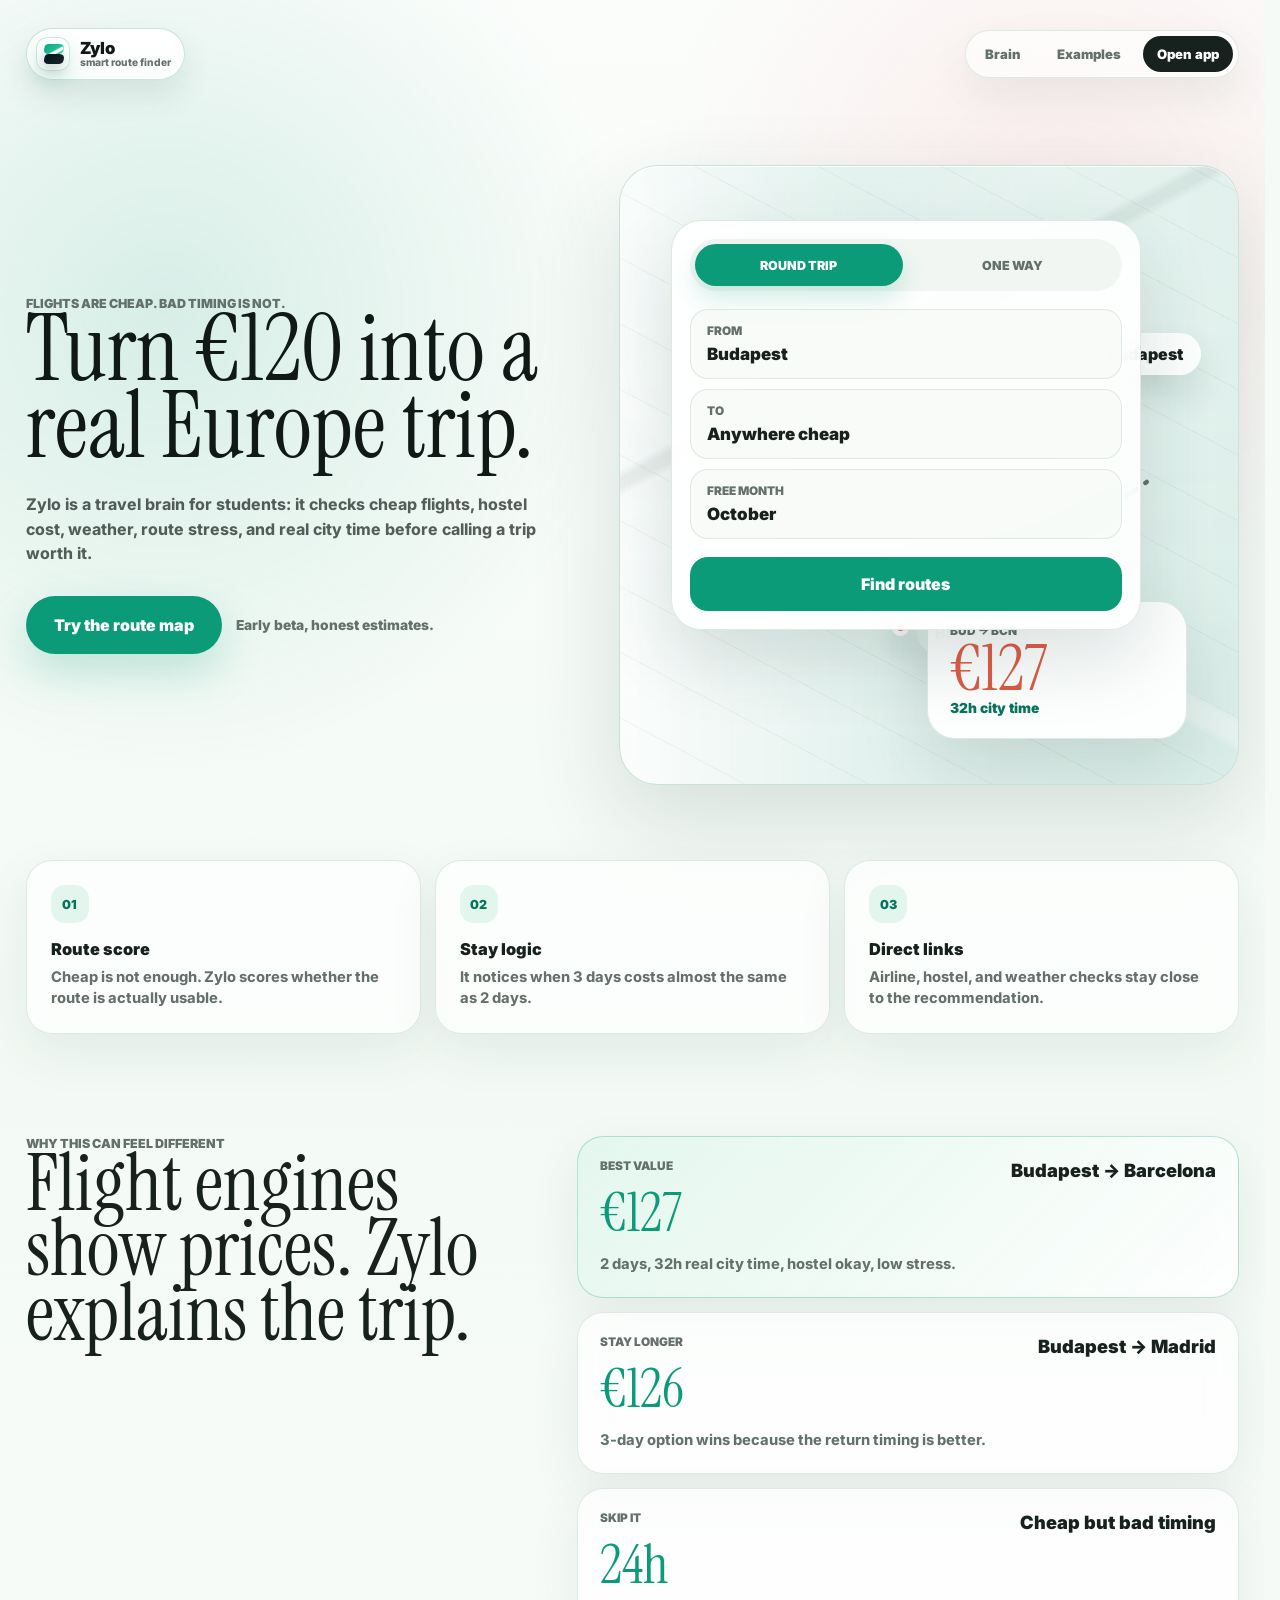
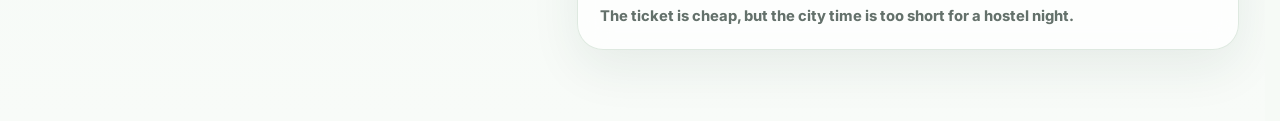
<file: index.html>
<!doctype html>
<html lang="en">
  <head>
    <meta charset="UTF-8" />
    <meta name="viewport" content="width=device-width, initial-scale=1.0" />
    <title>Zylo - cheap trips worth taking</title>
    <link rel="preconnect" href="https://fonts.googleapis.com" />
    <link rel="preconnect" href="https://fonts.gstatic.com" crossorigin />
    <link rel="icon" href="data:," />
    <link
      href="https://fonts.googleapis.com/css2?family=Instrument+Serif:ital@0;1&family=Inter:wght@500;600;700;800;900&display=swap"
      rel="stylesheet"
    />
    <link rel="stylesheet" href="./styles/base.css?v=1" />
    <link rel="stylesheet" href="./styles/landing.css?v=1" />
    <link rel="stylesheet" href="./styles/responsive.css?v=1" />
  </head>
  <body class="landing-body">
    <main class="landing-shell">
      <header class="landing-nav">
        <a class="brand landing-brand" href="./index.html" aria-label="Zylo home">
          <span class="brand-mark" aria-hidden="true"><span></span></span>
          <span>
            <strong>Zylo</strong>
            <small>smart route finder</small>
          </span>
        </a>
        <nav class="landing-links" aria-label="Landing navigation">
          <a href="#brain">Brain</a>
          <a href="#deals">Examples</a>
          <a href="./app.html">Open app</a>
        </nav>
      </header>

      <section class="landing-hero" aria-labelledby="landingTitle">
        <div class="landing-copy">
          <p class="eyebrow">Flights are cheap. Bad timing is not.</p>
          <h1 id="landingTitle">Turn &euro;120 into a real Europe trip.</h1>
          <p>
            Zylo is a travel brain for students: it checks cheap flights, hostel cost, weather, route stress,
            and real city time before calling a trip worth it.
          </p>
          <div class="landing-actions">
            <a class="landing-cta" href="./app.html">Try the route map</a>
            <span>Early beta, honest estimates.</span>
          </div>
        </div>

        <div class="hero-product" aria-label="Zylo trip preview">
          <div class="hero-search">
            <div class="hero-tabs">
              <span>Round trip</span>
              <span>One way</span>
            </div>
            <div class="hero-fields">
              <div>
                <small>From</small>
                <strong>Budapest</strong>
              </div>
              <div>
                <small>To</small>
                <strong>Anywhere cheap</strong>
              </div>
              <div>
                <small>Free month</small>
                <strong>October</strong>
              </div>
            </div>
            <a href="./app.html">Find routes</a>
          </div>

          <div class="hero-map">
            <span class="map-dot map-dot--bud"></span>
            <span class="map-dot map-dot--bcn"></span>
            <svg viewBox="0 0 520 300" aria-hidden="true">
              <path d="M92 205 C190 130, 292 180, 430 76" />
            </svg>
            <div class="city-chip city-chip--bud">Budapest</div>
            <div class="city-chip city-chip--bcn">Barcelona</div>
            <div class="route-fare">
              <small>BUD &rarr; BCN</small>
              <strong>&euro;127</strong>
              <span>32h city time</span>
            </div>
          </div>
        </div>
      </section>

      <section class="landing-strip" id="brain" aria-label="What Zylo checks">
        <article>
          <span>01</span>
          <strong>Route score</strong>
          <p>Cheap is not enough. Zylo scores whether the route is actually usable.</p>
        </article>
        <article>
          <span>02</span>
          <strong>Stay logic</strong>
          <p>It notices when 3 days costs almost the same as 2 days.</p>
        </article>
        <article>
          <span>03</span>
          <strong>Direct links</strong>
          <p>Airline, hostel, and weather checks stay close to the recommendation.</p>
        </article>
      </section>

      <section class="landing-deals" id="deals" aria-label="Example recommendations">
        <div>
          <p class="eyebrow">Why this can feel different</p>
          <h2>Flight engines show prices. Zylo explains the trip.</h2>
        </div>
        <div class="deal-grid">
          <article class="deal-card deal-card--best">
            <small>Best value</small>
            <h3>Budapest &rarr; Barcelona</h3>
            <strong>&euro;127</strong>
            <p>2 days, 32h real city time, hostel okay, low stress.</p>
          </article>
          <article class="deal-card">
            <small>Stay longer</small>
            <h3>Budapest &rarr; Madrid</h3>
            <strong>&euro;126</strong>
            <p>3-day option wins because the return timing is better.</p>
          </article>
          <article class="deal-card">
            <small>Skip it</small>
            <h3>Cheap but bad timing</h3>
            <strong>24h</strong>
            <p>The ticket is cheap, but the city time is too short for a hostel night.</p>
          </article>
        </div>
      </section>
    </main>
  </body>
</html>
</file>
<file: styles/base.css>
:root {
  --paper: #f6faf6;
  --card: #ffffff;
  --ink: #17211d;
  --muted: #64716b;
  --line: #dce8df;
  --soft: #f1f6f2;
  --green: #0c9b79;
  --green-dark: #08745d;
  --green-soft: #e2f6ed;
  --red: #ff6078;
  --gold: #f6b93d;
  --blue: #5277ff;
  --shadow: 0 24px 70px rgba(24, 60, 47, 0.12);
}

* {
  box-sizing: border-box;
}

html {
  width: 100%;
  max-width: 100%;
  overflow-x: hidden;
  background: var(--paper);
  scroll-behavior: smooth;
  scrollbar-gutter: stable;
}

body {
  width: 100%;
  max-width: 100%;
  min-height: 100vh;
  min-height: 100svh;
  margin: 0;
  overflow-x: hidden;
  color: var(--ink);
  background:
    linear-gradient(90deg, rgba(12, 155, 121, 0.1), transparent 18%, transparent 82%, rgba(12, 155, 121, 0.1)),
    linear-gradient(180deg, rgba(255, 255, 255, 0.72), rgba(246, 250, 246, 0)),
    linear-gradient(180deg, #f8fbf8, #f4faf6 58%, #f9fbf8);
  font-family: Inter, ui-sans-serif, system-ui, -apple-system, BlinkMacSystemFont, "Segoe UI", sans-serif;
  letter-spacing: 0;
}

@supports (overflow: clip) {
  html,
  body {
    overflow-x: clip;
  }
}

img,
svg,
canvas,
video {
  max-width: 100%;
}

button,
input,
select {
  font: inherit;
}

button {
  cursor: pointer;
}

.page {
  --page-pad-y: clamp(6px, 0.9vw, 12px);
  --page-pad-y-total: clamp(12px, 1.8vw, 24px);
  --page-pad-x: clamp(6px, 0.8vw, 14px);
  width: 100%;
  max-width: none;
  min-height: 100vh;
  min-height: 100svh;
  margin: 0 auto;
  padding: var(--page-pad-y) var(--page-pad-x);
  overflow-x: hidden;
}

@supports (overflow: clip) {
  .page {
    overflow-x: clip;
  }
}

.brand {
  display: flex;
  align-items: center;
  min-width: 0;
}

.brand {
  width: max-content;
  max-width: 100%;
  gap: 10px;
  padding: 8px 13px 8px 9px;
  border: 1px solid rgba(190, 224, 211, 0.82);
  border-radius: 999px;
  color: var(--ink);
  background:
    linear-gradient(180deg, rgba(255, 255, 255, 0.92), rgba(249, 253, 250, 0.78)),
    rgba(255, 255, 255, 0.82);
  text-decoration: none;
  box-shadow: 0 14px 32px rgba(24, 60, 47, 0.1);
  backdrop-filter: blur(14px);
}

.brand-mark {
  position: relative;
  width: 34px;
  height: 34px;
  flex: 0 0 auto;
  border-radius: 11px;
  background:
    radial-gradient(circle at 24% 78%, rgba(255, 255, 255, 0.9) 0 2px, transparent 3px),
    linear-gradient(145deg, rgba(255, 255, 255, 0.86), rgba(246, 250, 246, 0.34));
  box-shadow:
    inset 0 0 0 1px rgba(196, 230, 217, 0.9),
    0 10px 22px rgba(12, 155, 121, 0.15);
}

.brand-mark::before,
.brand-mark::after,
.brand-mark span {
  content: "";
  position: absolute;
  left: 8px;
  width: 20px;
  height: 10px;
  border-radius: 3px 6px 3px 6px;
  transform: skewX(-18deg) rotate(-1deg);
}

.brand-mark::before {
  top: 7px;
  background: linear-gradient(135deg, #07a985, #32d1a4);
  box-shadow: 0 6px 12px rgba(12, 155, 121, 0.23);
}

.brand-mark::after {
  top: 17px;
  background: linear-gradient(135deg, #07131a, #15242b);
  box-shadow: 0 7px 14px rgba(7, 19, 26, 0.22);
}

.brand-mark span {
  top: 14px;
  left: 9px;
  width: 18px;
  height: 4px;
  border-radius: 999px;
  background: rgba(255, 255, 255, 0.96);
  transform: skewX(-24deg) rotate(-36deg);
  box-shadow: 0 0 0 1px rgba(255, 255, 255, 0.22);
}

.brand span:last-child {
  display: grid;
  min-width: 0;
  gap: 1px;
}

.brand strong {
  color: #101916;
  font-size: 1.04rem;
  font-weight: 900;
  letter-spacing: -0.01em;
  line-height: 0.94;
}

.brand small {
  color: var(--muted);
  font-size: 0.64rem;
  font-weight: 800;
  line-height: 1;
}

.eyebrow {
  margin-bottom: 14px;
}

.intro-copy h1 {
  max-width: 760px;
  margin: 0;
  color: #101916;
  font-family: "Instrument Serif", Georgia, serif;
  font-size: clamp(4.2rem, 10vw, 10.4rem);
  font-weight: 400;
  letter-spacing: 0;
  line-height: 0.78;
}

.intro-copy p:not(.eyebrow) {
  max-width: 600px;
  margin: clamp(24px, 3vw, 34px) 0 0;
  color: rgba(23, 33, 29, 0.72);
  font-size: clamp(1rem, 1.3vw, 1.2rem);
  font-weight: 700;
  line-height: 1.48;
}

.intro-actions {
  display: flex;
  align-items: center;
  flex-wrap: wrap;
  gap: 14px;
  margin-top: 28px;
}

.intro-button {
  display: inline-flex;
  align-items: center;
  justify-content: center;
  min-height: 58px;
  padding: 0 26px;
  border-radius: 999px;
  color: #fff;
  background: #101916;
  text-decoration: none;
  font-weight: 900;
  box-shadow: 0 18px 44px rgba(16, 25, 22, 0.18);
  transition:
    transform 160ms ease,
    box-shadow 160ms ease;
}

.intro-button:hover,
.intro-button:focus-visible {
  transform: translateY(-2px);
  box-shadow: 0 22px 52px rgba(16, 25, 22, 0.22);
}

.intro-actions span {
  color: var(--muted);
  font-size: 0.84rem;
  font-weight: 800;
}

.intro-scene {
  position: absolute;
  z-index: 2;
  right: clamp(32px, 7vw, 130px);
  bottom: clamp(114px, 16vh, 184px);
  width: min(34vw, 430px);
  aspect-ratio: 1.35;
  pointer-events: none;
}

.intro-photo {
  position: absolute;
  overflow: hidden;
  border: 1px solid rgba(255, 255, 255, 0.78);
  border-radius: 28px;
  background-position: center;
  background-size: cover;
  box-shadow: 0 22px 56px rgba(24, 60, 47, 0.16);
}

.intro-photo::after {
  content: "";
  position: absolute;
  inset: 0;
  background: linear-gradient(180deg, rgba(255, 255, 255, 0.1), rgba(12, 155, 121, 0.18));
}

.intro-photo--budapest {
  left: 0;
  bottom: 0;
  width: 72%;
  height: 66%;
  background-image: url("https://images.unsplash.com/photo-1549877452-9c387954fbc2?auto=format&fit=crop&w=900&q=82");
  transform: rotate(-5deg);
}

.intro-photo--barcelona {
  right: 0;
  top: 0;
  width: 64%;
  height: 58%;
  background-image: url("https://images.unsplash.com/photo-1539037116277-4db20889f2d4?auto=format&fit=crop&w=900&q=82");
  transform: rotate(7deg);
}

.intro-ticket {
  position: absolute;
  left: 26%;
  top: 28%;
  display: grid;
  width: min(250px, 62%);
  gap: 4px;
  padding: 18px 20px;
  border: 1px solid rgba(220, 232, 223, 0.9);
  border-radius: 26px;
  background: rgba(255, 255, 255, 0.88);
  box-shadow: 0 22px 58px rgba(24, 60, 47, 0.14);
  backdrop-filter: blur(14px);
}

.intro-ticket small {
  color: var(--muted);
  font-size: 0.76rem;
  font-weight: 900;
}

.intro-ticket strong {
  color: #dc5c45;
  font-family: "Instrument Serif", Georgia, serif;
  font-size: clamp(2.5rem, 4vw, 4rem);
  font-weight: 400;
  line-height: 0.82;
}

.intro-ticket span {
  color: var(--green-dark);
  font-size: 0.8rem;
  font-weight: 900;
}

.intro-sticker {
  position: absolute;
  display: grid;
  place-items: center;
  width: clamp(50px, 5.4vw, 72px);
  aspect-ratio: 1;
  border: 1px solid rgba(220, 232, 223, 0.82);
  border-radius: 22px;
  background: rgba(255, 255, 255, 0.86);
  box-shadow: 0 18px 42px rgba(24, 60, 47, 0.12);
  font-size: clamp(1.4rem, 2.2vw, 2rem);
  animation: float-soft 5.5s ease-in-out infinite;
  backdrop-filter: blur(12px);
}

.intro-sticker--plane {
  left: 5%;
  top: 0;
}

.intro-sticker--bed {
  right: 8%;
  bottom: 2%;
  animation-delay: -1.4s;
}

.intro-sticker--bag {
  right: -4%;
  top: 38%;
  animation-delay: -2.6s;
}

.intro-proof {
  position: relative;
  z-index: 2;
  display: flex;
  align-items: center;
  justify-content: center;
  flex-wrap: wrap;
  gap: 10px;
  padding: 0 clamp(20px, 4vw, 72px) clamp(22px, 3vw, 34px);
}

.intro-proof span {
  display: inline-flex;
  align-items: center;
  min-height: 36px;
  padding: 0 16px;
  border: 1px solid rgba(220, 232, 223, 0.94);
  border-radius: 999px;
  color: var(--muted);
  background: rgba(255, 255, 255, 0.72);
  font-size: 0.82rem;
  font-weight: 900;
  box-shadow: 0 12px 28px rgba(24, 60, 47, 0.06);
  backdrop-filter: blur(12px);
}

.map-home {
  position: relative;
  width: 100%;
  height: calc(100vh - var(--page-pad-y-total));
  height: calc(100svh - var(--page-pad-y-total));
  min-height: 620px;
  min-height: min(620px, calc(100svh - var(--page-pad-y-total)));
  min-width: 0;
  overflow: hidden;
  border: 1px solid rgba(202, 224, 216, 0.86);
  border-radius: clamp(24px, 2.4vw, 36px);
  background:
    linear-gradient(90deg, rgba(251, 255, 252, 0.96), rgba(251, 255, 252, 0.5) 30%, rgba(251, 255, 252, 0.04)),
    #eef8f3;
  box-shadow:
    0 30px 90px rgba(24, 60, 47, 0.13),
    inset 0 1px 0 rgba(255, 255, 255, 0.92);
}

.map-home::before {
  content: "";
  position: absolute;
  inset: 0;
  z-index: 3;
  pointer-events: none;
  border-radius: inherit;
  background:
    linear-gradient(90deg, rgba(12, 155, 121, 0.12), transparent 22%, transparent 78%, rgba(82, 119, 255, 0.08)),
    linear-gradient(180deg, rgba(255, 255, 255, 0.42), transparent 24%, transparent 76%, rgba(12, 155, 121, 0.06));
  mix-blend-mode: soft-light;
}

.topbar {
  position: relative;
  z-index: 5;
  display: flex;
  align-items: center;
  min-width: 0;
  padding: clamp(14px, 1.9vw, 20px) clamp(14px, 2.3vw, 24px);
}

.brand {
  display: flex;
  align-items: center;
  min-width: 0;
}

.brand {
  width: max-content;
  max-width: 100%;
  gap: 10px;
  padding: 8px 13px 8px 9px;
  border: 1px solid rgba(190, 224, 211, 0.82);
  border-radius: 999px;
  color: var(--ink);
  background:
    linear-gradient(180deg, rgba(255, 255, 255, 0.92), rgba(249, 253, 250, 0.78)),
    rgba(255, 255, 255, 0.82);
  text-decoration: none;
  box-shadow: 0 14px 32px rgba(24, 60, 47, 0.1);
  backdrop-filter: blur(14px);
}

.brand-mark {
  position: relative;
  width: 34px;
  height: 34px;
  flex: 0 0 auto;
  border-radius: 11px;
  background:
    radial-gradient(circle at 24% 78%, rgba(255, 255, 255, 0.9) 0 2px, transparent 3px),
    linear-gradient(145deg, rgba(255, 255, 255, 0.86), rgba(246, 250, 246, 0.34));
  box-shadow:
    inset 0 0 0 1px rgba(196, 230, 217, 0.9),
    0 10px 22px rgba(12, 155, 121, 0.15);
}

.brand-mark::before,
.brand-mark::after,
.brand-mark span {
  content: "";
  position: absolute;
  left: 8px;
  width: 20px;
  height: 10px;
  border-radius: 3px 6px 3px 6px;
  transform: skewX(-18deg) rotate(-1deg);
}

.brand-mark::before {
  top: 7px;
  background: linear-gradient(135deg, #07a985, #32d1a4);
  box-shadow: 0 6px 12px rgba(12, 155, 121, 0.23);
}

.brand-mark::after {
  top: 17px;
  background: linear-gradient(135deg, #07131a, #15242b);
  box-shadow: 0 7px 14px rgba(7, 19, 26, 0.22);
}

.brand-mark span {
  top: 14px;
  left: 9px;
  width: 18px;
  height: 4px;
  border-radius: 999px;
  background: rgba(255, 255, 255, 0.96);
  transform: skewX(-24deg) rotate(-36deg);
  box-shadow: 0 0 0 1px rgba(255, 255, 255, 0.22);
}

.brand span:last-child {
  display: grid;
  min-width: 0;
  gap: 1px;
}

.brand strong {
  color: #101916;
  font-size: 1.04rem;
  font-weight: 900;
  letter-spacing: -0.01em;
  line-height: 0.94;
}

.brand small {
  color: var(--muted);
  font-size: 0.64rem;
  font-weight: 800;
  line-height: 1;
}

.map-canvas {
  position: absolute;
  inset: 0;
  z-index: 1;
  overflow: hidden;
  isolation: isolate;
}

.route-map {
  position: absolute;
  inset: 0;
  z-index: 0;
  background: #eaf5f0;
}

.route-map::after {
  content: "";
  position: absolute;
  inset: 0;
  z-index: 350;
  pointer-events: none;
  background:
    linear-gradient(90deg, rgba(247, 253, 250, 0.96), rgba(247, 253, 250, 0.28) 25%, rgba(247, 253, 250, 0.02) 58%),
    linear-gradient(180deg, rgba(255, 255, 255, 0.08), transparent 36%, rgba(12, 155, 121, 0.04));
}

.leaflet-container {
  width: 100%;
  height: 100%;
  background: #eaf5f0;
  font-family: inherit;
}

.leaflet-control-container {
  font-family: inherit;
}

.leaflet-tile-pane {
  filter: saturate(0.78) contrast(0.98) brightness(1.05);
}

.leaflet-marker-icon.city-pin-icon {
  width: auto !important;
  height: auto !important;
  border: 0;
  background: transparent;
  overflow: visible !important;
  pointer-events: none;
}

.leaflet-control-attribution {
  color: rgba(100, 113, 107, 0.72);
  background: rgba(255, 255, 255, 0.55) !important;
  border-radius: 999px 0 0 0;
  font-size: 0.62rem;
}

.leaflet-overlay-pane svg path.route-shadow {
  stroke: rgba(255, 255, 255, 0.96);
  stroke-width: 10;
  stroke-linecap: round;
  stroke-linejoin: round;
}

.leaflet-overlay-pane svg path.route-line {
  stroke: var(--green);
  stroke-width: 4;
  stroke-linecap: round;
  stroke-linejoin: round;
  stroke-dasharray: none;
  filter: drop-shadow(0 5px 10px rgba(12, 155, 121, 0.22));
}

.city-pin {
  --pin-bg: rgba(232, 248, 241, 0.92);
  --pin-border: rgba(196, 225, 214, 0.88);
  --pin-dot: #121a17;
  --pin-shadow: rgba(24, 60, 47, 0.16);
  display: inline-flex;
  align-items: center;
  gap: 9px;
  min-height: 30px;
  padding: 0;
  color: var(--ink);
  filter: drop-shadow(0 14px 24px rgba(24, 60, 47, 0.14));
  font-size: 0.92rem;
  font-weight: 900;
  line-height: 1;
  white-space: nowrap;
}

.city-pin i {
  position: relative;
  z-index: 2;
  width: 15px;
  height: 15px;
  flex: 0 0 auto;
  border-radius: 50%;
  background: var(--pin-dot);
  box-shadow:
    0 0 0 5px rgba(255, 255, 255, 0.82),
    0 8px 18px var(--pin-shadow);
}

.city-pin.to {
  --pin-bg: rgba(255, 235, 239, 0.94);
  --pin-border: rgba(255, 185, 196, 0.86);
  --pin-dot: var(--red);
  --pin-shadow: rgba(255, 96, 120, 0.24);
}

.city-pin.stop {
  --pin-bg: rgba(255, 245, 218, 0.94);
  --pin-border: rgba(239, 196, 106, 0.86);
  --pin-dot: #f3b72b;
  --pin-shadow: rgba(243, 183, 43, 0.24);
}

.city-pin span {
  position: relative;
  z-index: 1;
  display: inline-flex;
  align-items: center;
  gap: 7px;
  min-height: 34px;
  padding: 0 8px 0 11px;
  border: 1px solid var(--pin-border);
  border-radius: 999px;
  background: var(--pin-bg);
  box-shadow: 0 10px 22px rgba(24, 60, 47, 0.08);
  backdrop-filter: blur(10px);
}

.city-pin em {
  display: inline-flex;
  align-items: center;
  min-height: 22px;
  padding: 0 7px;
  border-radius: 999px;
  color: var(--green-dark);
  background: rgba(226, 246, 237, 0.95);
  font-size: 0.66rem;
  font-style: normal;
  font-weight: 950;
}

.city-pin .flag-badge {
  width: 22px;
  height: 16px;
  border-radius: 5px;
}

.city-pin span::before {
  content: "";
  position: absolute;
  top: 50%;
  left: -8px;
  width: 8px;
  height: 2px;
  background: var(--pin-border);
  transform: translateY(-50%);
}

.map-caption {
  display: none;
  position: absolute;
  top: clamp(88px, 9vh, 120px);
  right: 36px;
  bottom: auto;
  z-index: 1150;
  gap: 3px;
  min-width: 150px;
  padding: 14px 16px;
  border: 1px solid rgba(213, 227, 217, 0.86);
  border-radius: 22px;
  background: rgba(255, 255, 255, 0.74);
  box-shadow: 0 18px 40px rgba(24, 60, 47, 0.09);
  backdrop-filter: blur(18px);
}

.map-key {
  position: absolute;
  right: 22px;
  bottom: 18px;
  z-index: 1150;
  display: flex;
  flex-wrap: wrap;
  gap: 8px;
  padding: 7px;
  border: 1px solid rgba(210, 226, 219, 0.86);
  border-radius: 999px;
  background: rgba(255, 255, 255, 0.78);
  box-shadow: 0 18px 42px rgba(24, 60, 47, 0.08);
  backdrop-filter: blur(16px);
}

.map-key span {
  display: inline-flex;
  align-items: center;
  gap: 6px;
  padding: 0 8px;
  color: var(--muted);
  font-size: 0.68rem;
  font-weight: 900;
}

.map-key i {
  width: 9px;
  height: 9px;
  border-radius: 999px;
  background: #121a17;
}

.map-key i.to {
  background: var(--red);
}

.map-key i.stop {
  background: var(--gold);
}

.map-caption p,
.map-caption span {
  margin: 0;
  color: var(--muted);
  font-size: 0.74rem;
  font-weight: 900;
}

.map-caption strong {
  color: var(--green);
  font-family: "Instrument Serif", Georgia, serif;
  font-size: 2.75rem;
  font-weight: 400;
  line-height: 0.9;
}

.city-insight {
  position: static;
  z-index: 1;
  display: grid;
  gap: 8px;
  width: 100%;
  min-width: 0;
  margin-top: 12px;
  padding: 13px;
  border: 1px solid rgba(190, 224, 211, 0.92);
  border-radius: 22px;
  background:
    linear-gradient(180deg, rgba(255, 255, 255, 0.92), rgba(244, 252, 248, 0.86)),
    rgba(255, 255, 255, 0.88);
  box-shadow: 0 16px 34px rgba(24, 60, 47, 0.09);
  backdrop-filter: blur(14px);
}

.city-insight[hidden] {
  display: none;
}

.city-insight .eyebrow {
  margin: 0;
  font-size: 0.68rem;
}

.city-insight h2 {
  display: inline-flex;
  align-items: center;
  gap: 9px;
  margin: 0;
  color: var(--ink);
  font-size: 1rem;
  font-weight: 950;
}

.city-insight p:not(.eyebrow) {
  margin: 0;
  color: rgba(23, 33, 29, 0.74);
  font-size: 0.78rem;
  font-weight: 750;
  line-height: 1.42;
}

.city-insight .insight-fact {
  padding: 8px 10px;
  border: 1px solid rgba(190, 224, 211, 0.72);
  border-radius: 14px;
  color: var(--green-dark);
  background: rgba(232, 248, 241, 0.7);
  font-size: 0.74rem;
  font-weight: 900;
}

.insight-tags {
  display: flex;
  flex-wrap: wrap;
  gap: 7px;
}

.insight-tags span {
  display: inline-flex;
  align-items: center;
  min-height: 28px;
  padding: 0 10px;
  border-radius: 999px;
  color: var(--green-dark);
  background: var(--green-soft);
  font-size: 0.68rem;
  font-weight: 950;
}

.search-card {
  --search-card-top: clamp(18px, 3.4vh, 34px);
  --search-card-left: clamp(18px, 2.4vw, 42px);
  position: absolute;
  top: var(--search-card-top);
  left: var(--search-card-left);
  z-index: 1300;
  width: min(400px, calc(100% - clamp(36px, 8vw, 92px)));
  max-width: 100%;
  max-height: calc(100% - var(--search-card-top) - clamp(16px, 3vh, 28px));
  margin: 0;
  padding: clamp(18px, 2vw, 24px);
  overflow-x: hidden;
  overflow-y: auto;
  overscroll-behavior: contain;
  border: 1px solid rgba(212, 229, 222, 0.9);
  border-radius: 30px;
  background:
    linear-gradient(180deg, rgba(255, 255, 255, 0.93), rgba(248, 252, 249, 0.88)),
    rgba(255, 255, 255, 0.9);
  box-shadow:
    0 30px 80px rgba(24, 60, 47, 0.13),
    inset 0 1px 0 rgba(255, 255, 255, 0.92);
  backdrop-filter: blur(20px);
  scrollbar-color: rgba(12, 155, 121, 0.34) transparent;
  scrollbar-width: thin;
}

.planner-copy {
  display: grid;
  gap: 5px;
  margin: 0 0 18px;
}

.planner-copy h1 {
  margin: 0;
  max-width: 320px;
  color: var(--ink);
  font-size: 1.36rem;
  font-weight: 950;
  letter-spacing: -0.02em;
  line-height: 1.05;
}

.planner-copy p:not(.eyebrow) {
  margin: 0;
  color: var(--muted);
  font-size: 0.82rem;
  font-weight: 750;
  line-height: 1.4;
}

.search-card::-webkit-scrollbar {
  width: 8px;
}

.search-card::-webkit-scrollbar-track {
  background: transparent;
}

.search-card::-webkit-scrollbar-thumb {
  border: 2px solid rgba(255, 255, 255, 0.72);
  border-radius: 999px;
  background: rgba(12, 155, 121, 0.34);
}

.trip-toggle {
  --toggle-pad: 6px;
  position: relative;
  display: grid;
  grid-template-columns: 1fr 1fr;
  gap: 0;
  padding: var(--toggle-pad);
  margin-bottom: 20px;
  border-radius: 999px;
  background: var(--soft);
}

.trip-toggle label {
  position: relative;
  z-index: 1;
  display: grid;
  place-items: center;
  min-width: 0;
}

.trip-toggle label,
.check {
  position: relative;
}

.trip-toggle input,
.check input {
  position: absolute;
  opacity: 0;
}

.trip-toggle span {
  position: relative;
  z-index: 1;
  display: grid;
  place-items: center;
  justify-content: center;
  width: 100%;
  height: 100%;
  min-height: 42px;
  margin: 0;
  padding: 0;
  border-radius: 999px;
  color: var(--muted);
  font-size: 0.82rem;
  font-weight: 900;
  line-height: 1;
  text-align: center;
  transition:
    background 180ms ease,
    box-shadow 180ms ease,
    color 180ms ease;
}

.trip-toggle input:checked + span {
  color: #fff;
  background: var(--green);
  box-shadow: 0 10px 18px rgba(12, 155, 121, 0.14);
}

.fields {
  display: grid;
  min-width: 0;
  gap: 12px;
}

.mini-fields {
  display: grid;
  grid-template-columns: minmax(0, 1.22fr) minmax(126px, 0.78fr);
  min-width: 0;
  gap: 10px;
}

.stopover-card {
  display: grid;
  gap: 10px;
  padding: 12px;
  border: 1px solid rgba(220, 232, 223, 0.76);
  border-radius: 20px;
  background: rgba(248, 252, 249, 0.66);
}

.stop-toggle {
  display: flex;
  align-items: center;
  min-height: 36px;
  margin: 0;
  cursor: pointer;
}

.stop-toggle input {
  position: absolute;
  opacity: 0;
}

.stop-toggle > span {
  display: inline-flex;
  align-items: center;
  gap: 10px;
  margin: 0;
  color: var(--ink);
  font-size: 0.84rem;
  font-weight: 900;
  text-transform: none;
}

.stop-toggle > span::before {
  content: "+";
  display: grid;
  place-items: center;
  width: 28px;
  height: 28px;
  border-radius: 50%;
  color: var(--green-dark);
  background: var(--green-soft);
  font-size: 1rem;
  line-height: 1;
  box-shadow: inset 0 0 0 1px rgba(12, 155, 121, 0.12);
  transition:
    background 160ms ease,
    color 160ms ease,
    transform 160ms ease;
}

.stop-toggle input:checked + span::before {
  content: "✓";
  color: #fff;
  background: var(--green);
  transform: rotate(8deg);
}

.stop-fields {
  display: grid;
  grid-template-columns: minmax(0, 1fr) minmax(112px, 0.52fr);
  gap: 10px;
}

.stop-fields[hidden] {
  display: none;
}

label > span,
.budget > span {
  display: flex;
  justify-content: space-between;
  gap: 12px;
  margin: 0 0 8px;
  color: var(--muted);
  font-size: 0.72rem;
  font-weight: 900;
  text-transform: uppercase;
}

select,
input[type="date"] {
  width: 100%;
  height: 54px;
  padding: 0 30px 0 16px;
  border: 1px solid rgba(220, 232, 223, 0.9);
  border-radius: 16px;
  outline: none;
  background: rgba(248, 252, 249, 0.96);
  color: var(--ink);
  font-weight: 850;
}

.select-shell {
  position: relative;
  min-width: 0;
}

.select-native {
  position: absolute !important;
  width: 1px !important;
  height: 1px !important;
  opacity: 0;
  pointer-events: none;
}

.select-button {
  display: grid;
  grid-template-columns: minmax(0, 1fr) auto auto;
  align-items: center;
  gap: 9px;
  width: 100%;
  height: 54px;
  padding: 0 13px 0 16px;
  border: 1px solid rgba(220, 232, 223, 0.9);
  border-radius: 16px;
  color: var(--ink);
  background:
    linear-gradient(180deg, rgba(255, 255, 255, 0.92), rgba(248, 252, 249, 0.96)),
    rgba(248, 252, 249, 0.96);
  font-weight: 900;
  text-align: left;
  box-shadow: inset 0 -1px 0 rgba(220, 232, 223, 0.55);
  transition:
    border-color 160ms ease,
    box-shadow 160ms ease,
    transform 160ms ease;
}

.select-button span {
  display: inline-flex;
  align-items: center;
  gap: 8px;
  min-width: 0;
  overflow: hidden;
  text-overflow: ellipsis;
  white-space: nowrap;
}

.select-button small {
  display: inline-flex;
  align-items: center;
  min-height: 24px;
  padding: 0 8px;
  border-radius: 999px;
  color: var(--green-dark);
  background: rgba(226, 246, 237, 0.9);
  font-size: 0.68rem;
  font-weight: 900;
}

.select-button i {
  width: 8px;
  height: 8px;
  border-right: 2px solid currentColor;
  border-bottom: 2px solid currentColor;
  opacity: 0.72;
  transform: translateY(-2px) rotate(45deg);
  transition: transform 160ms ease;
}

.select-shell.is-open .select-button,
.select-shell:focus-within .select-button {
  border-color: var(--green);
  box-shadow:
    0 0 0 3px rgba(12, 155, 121, 0.12),
    inset 0 -1px 0 rgba(220, 232, 223, 0.55);
}

.select-shell.is-open .select-button i {
  transform: translateY(2px) rotate(225deg);
}

.select-menu {
  position: fixed;
  z-index: 2200;
  top: 0;
  left: 0;
  display: grid;
  gap: 3px;
  width: 320px;
  max-height: min(310px, 42vh);
  padding: 8px;
  overflow-y: auto;
  overscroll-behavior: contain;
  border: 1px solid rgba(220, 232, 223, 0.94);
  border-radius: 20px;
  background: rgba(255, 255, 255, 0.96);
  box-shadow: 0 24px 58px rgba(24, 60, 47, 0.18);
  backdrop-filter: blur(18px);
  scrollbar-color: rgba(12, 155, 121, 0.34) transparent;
  scrollbar-width: thin;
  animation: select-menu-in 150ms ease both;
}

.select-search {
  position: sticky;
  top: 0;
  z-index: 2;
  width: 100%;
  min-height: 42px;
  margin-bottom: 5px;
  padding: 0 13px;
  border: 1px solid rgba(190, 224, 211, 0.86);
  border-radius: 14px;
  color: var(--ink);
  background: rgba(248, 252, 249, 0.98);
  font: inherit;
  font-size: 0.9rem;
  font-weight: 850;
  outline: none;
}

.select-search:focus {
  border-color: var(--green);
  box-shadow: 0 0 0 3px rgba(12, 155, 121, 0.12);
}

.select-menu:focus {
  outline: none;
}

.select-shell--compact .select-menu {
  width: max(100%, 300px);
}

.select-shell--compact .select-button {
  grid-template-columns: minmax(0, 1fr) auto;
  padding-right: 16px;
}

.select-shell--compact .select-button small {
  display: none;
}

.select-menu--compact {
  grid-template-columns: repeat(2, minmax(0, 1fr));
  gap: 6px;
  max-height: none;
  overflow: visible;
}

.select-menu--compact .select-option {
  display: grid;
  grid-template-columns: minmax(0, 1fr) auto;
  min-height: 54px;
  padding: 9px 10px;
  border-radius: 16px;
}

.select-menu--compact .select-option:last-child {
  grid-column: 1 / -1;
}

.select-menu--compact .select-option strong {
  font-size: 0.88rem;
}

.select-menu--compact .select-option small {
  display: none;
}

.select-menu::-webkit-scrollbar {
  width: 8px;
}

.select-menu::-webkit-scrollbar-track {
  background: transparent;
}

.select-menu::-webkit-scrollbar-thumb {
  border: 2px solid rgba(255, 255, 255, 0.82);
  border-radius: 999px;
  background: rgba(12, 155, 121, 0.32);
}

.select-menu[hidden] {
  display: none;
}

.select-option {
  display: flex;
  align-items: center;
  justify-content: space-between;
  gap: 12px;
  width: 100%;
  min-height: 48px;
  padding: 8px 10px 8px 12px;
  border: 0;
  border-radius: 14px;
  color: var(--ink);
  background: transparent;
  text-align: left;
  transition:
    background 150ms ease,
    color 150ms ease,
    transform 150ms ease;
}

.select-option[hidden] {
  display: none;
}

.select-option:hover,
.select-option:focus-visible {
  outline: none;
  background: var(--soft);
}

.select-option.is-selected {
  color: var(--green-dark);
  background: var(--green-soft);
}

.select-option span {
  display: grid;
  min-width: 0;
  gap: 2px;
}

.select-option strong {
  display: inline-flex;
  align-items: center;
  gap: 8px;
  overflow: hidden;
  font-size: 0.92rem;
  font-weight: 900;
  line-height: 1.05;
  text-overflow: ellipsis;
  white-space: nowrap;
}

.flag-badge {
  width: 24px;
  height: 18px;
  flex: 0 0 auto;
  border-radius: 5px;
  object-fit: cover;
  box-shadow:
    0 0 0 1px rgba(24, 60, 47, 0.08),
    0 6px 12px rgba(24, 60, 47, 0.12);
}

.city-label-text {
  min-width: 0;
  overflow: hidden;
  text-overflow: ellipsis;
  white-space: nowrap;
}

.select-button .flag-badge {
  width: 26px;
  height: 19px;
}

.select-option small {
  overflow: hidden;
  color: var(--muted);
  font-size: 0.7rem;
  font-weight: 800;
  line-height: 1.1;
  text-overflow: ellipsis;
  white-space: nowrap;
}

.select-option i {
  display: inline-flex;
  align-items: center;
  justify-content: center;
  min-width: 34px;
  height: 26px;
  padding: 0 8px;
  border-radius: 999px;
  color: var(--muted);
  background: rgba(241, 246, 242, 0.9);
  font-size: 0.68rem;
  font-style: normal;
  font-weight: 900;
}

.select-option.is-selected i {
  color: #fff;
  background: var(--green);
}

.select-empty {
  padding: 18px 12px;
  color: var(--muted);
  font-size: 0.78rem;
  font-weight: 900;
  text-align: center;
}

.select-empty[hidden] {
  display: none;
}

input[type="date"] {
  padding-right: 8px;
}

input[type="date"]::-webkit-calendar-picker-indicator {
  width: 20px;
  height: 20px;
  opacity: 0.7;
  cursor: pointer;
  filter: grayscale(1) contrast(1.3);
}

select:focus,
input[type="date"]:focus,
input[type="range"]:focus-visible {
  border-color: var(--green);
  box-shadow: 0 0 0 3px rgba(12, 155, 121, 0.12);
}

.search-button {
  width: 100%;
  min-height: 54px;
  margin-top: 16px;
  border: 0;
  border-radius: 16px;
  background: linear-gradient(135deg, var(--green), #12ad85);
  color: #fff;
  font-weight: 900;
  box-shadow: 0 16px 30px rgba(12, 155, 121, 0.22);
  transition:
    transform 180ms ease,
    box-shadow 180ms ease;
}

.route-discovery {
  display: grid;
  gap: 12px;
  margin-top: 12px;
  padding: 13px;
  border: 1px solid rgba(220, 232, 223, 0.84);
  border-radius: 22px;
  background: rgba(255, 255, 255, 0.58);
}

.route-discovery .eyebrow {
  margin-bottom: 7px;
  font-size: 0.66rem;
}

.route-pills {
  display: flex;
  flex-wrap: wrap;
  gap: 7px;
}

.route-pills button {
  display: inline-flex;
  align-items: center;
  min-height: 32px;
  padding: 0 11px;
  border: 1px solid rgba(190, 224, 211, 0.92);
  border-radius: 999px;
  color: var(--green-dark);
  background: rgba(232, 248, 241, 0.78);
  font-size: 0.76rem;
  font-weight: 950;
  transition:
    background 160ms ease,
    border-color 160ms ease,
    transform 160ms ease;
}

.route-pills button:hover,
.route-pills button:focus-visible {
  border-color: rgba(12, 155, 121, 0.42);
  background: rgba(226, 246, 237, 1);
  outline: none;
  transform: translateY(-1px);
}

.search-button:hover,
.search-button:focus-visible {
  transform: translateY(-1px);
  box-shadow: 0 18px 34px rgba(12, 155, 121, 0.27);
}

.options {
  margin-top: 14px;
}

.options[open] {
  padding-bottom: 0;
}

.options[open]::after {
  content: "";
  display: block;
  height: clamp(30px, 6vh, 54px);
  margin-top: 8px;
  border-radius: 0 0 22px 22px;
  background:
    radial-gradient(80% 130% at 50% -30%, rgba(226, 246, 237, 0.72), transparent 58%),
    linear-gradient(180deg, rgba(255, 255, 255, 0), rgba(255, 255, 255, 0.84));
  pointer-events: none;
}

.options summary {
  display: flex;
  align-items: center;
  justify-content: space-between;
  width: 100%;
  min-height: 38px;
  padding: 0 12px;
  border: 1px solid transparent;
  border-radius: 14px;
  color: var(--muted);
  background: rgba(241, 246, 242, 0.72);
  font-size: 0.76rem;
  font-weight: 900;
  list-style: none;
  cursor: pointer;
  transition:
    background 160ms ease,
    border-color 160ms ease,
    box-shadow 160ms ease,
    color 160ms ease;
}

.options summary::after {
  content: "";
  width: 8px;
  height: 8px;
  border-right: 2px solid currentColor;
  border-bottom: 2px solid currentColor;
  opacity: 0.62;
  transform: translateY(-2px) rotate(45deg);
  transition: transform 160ms ease;
}

.options[open] summary {
  color: var(--green-dark);
  background: var(--green-soft);
  border-color: rgba(12, 155, 121, 0.16);
}

.options[open] summary::after {
  transform: translateY(2px) rotate(225deg);
}

.options summary:focus {
  outline: none;
}

.options summary:focus-visible {
  box-shadow: 0 0 0 3px rgba(12, 155, 121, 0.12);
}

.options summary::-webkit-details-marker {
  display: none;
}

.option-grid {
  display: grid;
  gap: 8px;
  padding-top: 12px;
}

.budget {
  display: grid;
  min-height: 76px;
  padding: 13px 14px;
  border: 1px solid rgba(220, 232, 223, 0.88);
  border-radius: 18px;
  background: rgba(241, 246, 242, 0.72);
}

.budget > span {
  margin-bottom: 10px;
}

input[type="range"] {
  width: 100%;
  height: 18px;
  accent-color: var(--green);
}

.check {
  display: block;
  min-width: 0;
  cursor: pointer;
}

.check > span {
  display: flex;
  align-items: center;
  justify-content: space-between;
  width: 100%;
  min-height: 58px;
  margin: 0;
  padding: 10px 12px 10px 14px;
  border: 1px solid rgba(220, 232, 223, 0.88);
  border-radius: 18px;
  color: var(--muted);
  background: rgba(255, 255, 255, 0.62);
  text-transform: none;
  transition:
    background 160ms ease,
    border-color 160ms ease,
    box-shadow 160ms ease,
    color 160ms ease;
}

.check > span::after {
  content: "";
  width: 20px;
  height: 20px;
  flex: 0 0 auto;
  border: 1px solid rgba(100, 113, 107, 0.28);
  border-radius: 50%;
  background: #fff;
  box-shadow: inset 0 0 0 6px #fff;
}

.check-copy {
  display: grid;
  min-width: 0;
  gap: 3px;
}

.check-copy strong,
.check-copy small {
  display: block;
}

.check-copy strong {
  color: var(--ink);
  font-size: 0.82rem;
  font-weight: 900;
  line-height: 1.15;
}

.check-copy small {
  color: var(--muted);
  font-size: 0.68rem;
  font-weight: 750;
  line-height: 1.2;
}

.check input:checked + span {
  color: var(--green-dark);
  background: var(--green-soft);
  border-color: rgba(12, 155, 121, 0.18);
}

.check input:checked + span::after {
  border-color: var(--green);
  background: var(--green);
  box-shadow: inset 0 0 0 5px rgba(226, 246, 237, 0.95);
}

.check input:focus-visible + span {
  box-shadow: 0 0 0 3px rgba(12, 155, 121, 0.12);
}

.style-card {
  display: grid;
  gap: 10px;
  padding: 13px 14px;
  border: 1px solid rgba(220, 232, 223, 0.88);
  border-radius: 18px;
  background: rgba(255, 255, 255, 0.62);
}

.style-head {
  display: grid;
  gap: 3px;
}

.style-head strong {
  color: var(--ink);
  font-size: 0.82rem;
  font-weight: 900;
}

.style-head small {
  color: var(--muted);
  font-size: 0.68rem;
  font-weight: 750;
}

.style-options {
  display: grid;
  grid-template-columns: repeat(3, minmax(0, 1fr));
  gap: 6px;
}

.style-options label {
  min-width: 0;
}

.style-options input {
  position: absolute;
  opacity: 0;
}

.style-options span {
  display: grid;
  place-items: center;
  min-height: 36px;
  padding: 0 8px;
  border-radius: 999px;
  color: var(--muted);
  background: var(--soft);
  font-size: 0.72rem;
  font-weight: 900;
  text-align: center;
}

.style-options input:checked + span {
  color: #fff;
  background: var(--green);
}

.style-options input:focus-visible + span {
  box-shadow: 0 0 0 3px rgba(12, 155, 121, 0.12);
}

.eyebrow {
  margin: 0;
  color: var(--muted);
  font-size: 0.78rem;
  font-weight: 900;
  text-transform: uppercase;
}
</file>
<file: styles/landing.css>
.landing-body {
  background:
    radial-gradient(circle at 13% 18%, rgba(12, 155, 121, 0.14), transparent 26%),
    radial-gradient(circle at 84% 12%, rgba(255, 96, 120, 0.1), transparent 22%),
    linear-gradient(180deg, #fbfdfb 0%, #f3faf5 62%, #f8fbf8 100%);
}

.landing-shell {
  width: min(1500px, calc(100% - clamp(18px, 4vw, 72px)));
  min-height: 100vh;
  min-height: 100svh;
  margin: 0 auto;
  padding: clamp(18px, 2.2vw, 34px) 0 clamp(34px, 4vw, 70px);
}

.landing-nav {
  display: flex;
  align-items: center;
  justify-content: space-between;
  gap: 18px;
  min-width: 0;
}

.landing-brand {
  text-decoration: none;
}

.landing-links {
  display: flex;
  align-items: center;
  gap: 8px;
  padding: 5px;
  border: 1px solid rgba(220, 232, 223, 0.9);
  border-radius: 999px;
  background: rgba(255, 255, 255, 0.62);
  box-shadow: 0 18px 42px rgba(24, 60, 47, 0.08);
  backdrop-filter: blur(16px);
}

.landing-links a {
  display: inline-flex;
  align-items: center;
  justify-content: center;
  min-height: 36px;
  padding: 0 14px;
  border-radius: 999px;
  color: var(--muted);
  text-decoration: none;
  font-size: 0.82rem;
  font-weight: 900;
}

.landing-links a:last-child {
  color: #fff;
  background: var(--ink);
}

.landing-hero {
  display: grid;
  grid-template-columns: minmax(0, 0.92fr) minmax(560px, 1.08fr);
  align-items: center;
  gap: clamp(34px, 5vw, 86px);
  min-height: calc(100svh - 128px);
  padding: clamp(42px, 6vh, 82px) 0 clamp(26px, 4vh, 54px);
}

.landing-copy {
  min-width: 0;
}

.landing-copy h1 {
  max-width: 720px;
  margin: 0;
  color: #101916;
  font-family: "Instrument Serif", Georgia, serif;
  font-size: clamp(4.4rem, 7.2vw, 8.4rem);
  font-weight: 400;
  letter-spacing: 0;
  line-height: 0.84;
}

.landing-copy > p:not(.eyebrow) {
  max-width: 620px;
  margin: 26px 0 0;
  color: rgba(23, 33, 29, 0.72);
  font-size: clamp(1rem, 1.25vw, 1.18rem);
  font-weight: 750;
  line-height: 1.55;
}

.landing-actions {
  display: flex;
  align-items: center;
  flex-wrap: wrap;
  gap: 14px;
  margin-top: 30px;
}

.landing-cta {
  display: inline-flex;
  align-items: center;
  justify-content: center;
  min-height: 58px;
  padding: 0 28px;
  border-radius: 999px;
  color: #fff;
  background: var(--green);
  box-shadow: 0 18px 44px rgba(12, 155, 121, 0.22);
  text-decoration: none;
  font-weight: 950;
  transition:
    transform 160ms ease,
    box-shadow 160ms ease,
    background 160ms ease;
}

.landing-cta:hover,
.landing-cta:focus-visible {
  background: var(--green-dark);
  box-shadow: 0 24px 56px rgba(12, 155, 121, 0.25);
  transform: translateY(-2px);
}

.landing-actions span {
  color: var(--muted);
  font-size: 0.86rem;
  font-weight: 850;
}

.hero-product {
  position: relative;
  min-height: 620px;
  overflow: hidden;
  border: 1px solid rgba(199, 225, 215, 0.94);
  border-radius: clamp(28px, 3vw, 42px);
  background:
    linear-gradient(90deg, rgba(255, 255, 255, 0.9), rgba(255, 255, 255, 0.22) 40%, rgba(255, 255, 255, 0)),
    linear-gradient(135deg, rgba(12, 155, 121, 0.12), transparent 34%),
    #dbeee9;
  box-shadow:
    0 34px 90px rgba(24, 60, 47, 0.14),
    inset 0 1px 0 rgba(255, 255, 255, 0.92);
}

.hero-product::before {
  content: "";
  position: absolute;
  inset: 0;
  background:
    radial-gradient(circle at 24% 28%, rgba(255, 255, 255, 0.9), transparent 9%),
    radial-gradient(circle at 74% 30%, rgba(255, 255, 255, 0.62), transparent 14%),
    linear-gradient(28deg, transparent 0 38%, rgba(255, 255, 255, 0.38) 39% 41%, transparent 42%),
    linear-gradient(152deg, transparent 0 32%, rgba(24, 60, 47, 0.09) 33% 34%, transparent 35%),
    repeating-linear-gradient(28deg, rgba(24, 60, 47, 0.06) 0 1px, transparent 1px 58px),
    linear-gradient(180deg, rgba(255, 255, 255, 0.28), transparent);
  opacity: 0.8;
}

.hero-search {
  position: absolute;
  left: clamp(22px, 4vw, 54px);
  top: clamp(28px, 6vh, 70px);
  z-index: 2;
  width: min(470px, calc(100% - 44px));
  padding: 18px;
  border: 1px solid rgba(220, 232, 223, 0.94);
  border-radius: 30px;
  background: rgba(255, 255, 255, 0.9);
  box-shadow: 0 28px 72px rgba(24, 60, 47, 0.14);
  backdrop-filter: blur(18px);
}

.hero-tabs {
  display: grid;
  grid-template-columns: 1fr 1fr;
  gap: 5px;
  padding: 5px;
  border-radius: 999px;
  background: var(--soft);
}

.hero-tabs span {
  display: grid;
  min-height: 42px;
  place-items: center;
  border-radius: 999px;
  color: var(--muted);
  font-size: 0.78rem;
  font-weight: 950;
  text-transform: uppercase;
}

.hero-tabs span:first-child {
  color: #fff;
  background: var(--green);
  box-shadow: 0 12px 24px rgba(12, 155, 121, 0.18);
}

.hero-fields {
  display: grid;
  gap: 10px;
  margin: 18px 0;
}

.hero-fields div {
  display: grid;
  gap: 5px;
  min-height: 70px;
  padding: 14px 16px;
  border: 1px solid rgba(220, 232, 223, 0.94);
  border-radius: 18px;
  background: rgba(246, 250, 246, 0.74);
}

.hero-fields small,
.route-fare small,
.deal-card small {
  color: var(--muted);
  font-size: 0.74rem;
  font-weight: 950;
  text-transform: uppercase;
}

.hero-fields strong {
  color: var(--ink);
  font-size: 1.06rem;
  font-weight: 950;
}

.hero-search > a {
  display: grid;
  min-height: 54px;
  place-items: center;
  border-radius: 18px;
  color: #fff;
  background: var(--green);
  text-decoration: none;
  font-weight: 950;
}

.hero-map {
  position: absolute;
  inset: 0;
  z-index: 1;
}

.hero-map svg {
  position: absolute;
  right: 2%;
  bottom: 17%;
  width: 74%;
  height: auto;
  overflow: visible;
}

.hero-map path {
  fill: none;
  stroke: rgba(23, 33, 29, 0.62);
  stroke-width: 5;
  stroke-linecap: round;
  stroke-dasharray: 14 12;
}

.map-dot {
  position: absolute;
  z-index: 2;
  width: 17px;
  height: 17px;
  border: 5px solid #fff;
  border-radius: 999px;
  box-shadow: 0 10px 24px rgba(24, 60, 47, 0.18);
}

.map-dot--bud {
  right: 13%;
  top: 30%;
  background: var(--green);
}

.map-dot--bcn {
  left: 44%;
  bottom: 24%;
  background: var(--red);
}

.city-chip {
  position: absolute;
  z-index: 3;
  min-height: 42px;
  padding: 0 18px;
  border-radius: 999px;
  background: rgba(255, 255, 255, 0.9);
  box-shadow: 0 18px 36px rgba(24, 60, 47, 0.12);
  color: var(--ink);
  font-weight: 950;
  line-height: 42px;
}

.city-chip--bud {
  right: 6%;
  top: 27%;
}

.city-chip--bcn {
  left: 48%;
  bottom: 21%;
  background: var(--pink);
}

.route-fare {
  position: absolute;
  right: clamp(22px, 4vw, 52px);
  bottom: clamp(24px, 5vh, 56px);
  z-index: 4;
  display: grid;
  width: min(260px, 42%);
  gap: 4px;
  padding: 22px;
  border: 1px solid rgba(220, 232, 223, 0.94);
  border-radius: 28px;
  background: rgba(255, 255, 255, 0.92);
  box-shadow: 0 28px 72px rgba(24, 60, 47, 0.14);
  backdrop-filter: blur(18px);
}

.route-fare strong {
  color: #dc5c45;
  font-family: "Instrument Serif", Georgia, serif;
  font-size: clamp(3rem, 5vw, 4.8rem);
  font-weight: 400;
  line-height: 0.85;
}

.route-fare span {
  color: var(--green-dark);
  font-size: 0.86rem;
  font-weight: 950;
}

.landing-strip {
  display: grid;
  grid-template-columns: repeat(3, minmax(0, 1fr));
  gap: 14px;
  margin-top: 8px;
}

.landing-strip article,
.deal-card {
  border: 1px solid rgba(220, 232, 223, 0.94);
  border-radius: 26px;
  background: rgba(255, 255, 255, 0.72);
  box-shadow: 0 18px 50px rgba(24, 60, 47, 0.08);
  backdrop-filter: blur(14px);
}

.landing-strip article {
  min-height: 150px;
  padding: 24px;
}

.landing-strip span {
  display: inline-flex;
  align-items: center;
  justify-content: center;
  width: 38px;
  height: 38px;
  margin-bottom: 16px;
  border-radius: 14px;
  color: var(--green-dark);
  background: var(--green-soft);
  font-size: 0.78rem;
  font-weight: 950;
}

.landing-strip strong {
  display: block;
  color: var(--ink);
  font-size: 1.02rem;
  font-weight: 950;
}

.landing-strip p,
.deal-card p {
  margin: 8px 0 0;
  color: var(--muted);
  font-size: 0.92rem;
  font-weight: 750;
  line-height: 1.42;
}

.landing-deals {
  display: grid;
  grid-template-columns: 0.86fr 1.14fr;
  align-items: start;
  gap: clamp(26px, 4vw, 58px);
  padding: clamp(70px, 8vw, 120px) 0 20px;
}

.landing-deals h2 {
  max-width: 560px;
  margin: 0;
  color: var(--ink);
  font-family: "Instrument Serif", Georgia, serif;
  font-size: clamp(3.8rem, 6.2vw, 7.4rem);
  font-weight: 400;
  line-height: 0.82;
}

.deal-grid {
  display: grid;
  gap: 14px;
}

.deal-card {
  display: grid;
  grid-template-columns: minmax(0, 1fr) auto;
  gap: 8px 18px;
  padding: 22px;
}

.deal-card h3 {
  margin: 0;
  color: var(--ink);
  font-size: 1.14rem;
  font-weight: 950;
}

.deal-card strong {
  grid-row: span 2;
  color: var(--green);
  font-family: "Instrument Serif", Georgia, serif;
  font-size: 3.4rem;
  font-weight: 400;
  line-height: 0.9;
}

.deal-card p {
  grid-column: 1 / -1;
}

.deal-card--best {
  border-color: rgba(12, 155, 121, 0.28);
  background: linear-gradient(135deg, rgba(226, 246, 237, 0.92), rgba(255, 255, 255, 0.82));
}

.intro-home {
  position: relative;
  display: grid;
  grid-template-rows: auto minmax(0, 1fr) auto;
  width: 100%;
  min-height: calc(100vh - 82px);
  min-height: calc(100svh - 82px);
  margin-bottom: clamp(10px, 1.2vw, 16px);
  overflow: hidden;
  border: 1px solid rgba(210, 229, 218, 0.94);
  border-radius: clamp(24px, 2.4vw, 36px);
  background:
    linear-gradient(90deg, rgba(246, 250, 246, 0.99) 0 30%, rgba(246, 250, 246, 0.86) 52%, rgba(246, 250, 246, 0.6)),
    linear-gradient(180deg, rgba(255, 255, 255, 0.2), rgba(226, 246, 237, 0.72)),
    url("https://images.unsplash.com/photo-1549877452-9c387954fbc2?auto=format&fit=crop&w=1400&q=82") left bottom / 44vw auto no-repeat,
    url("https://images.unsplash.com/photo-1539037116277-4db20889f2d4?auto=format&fit=crop&w=1400&q=82") right 8% top 12% / 46vw auto no-repeat,
    #f8fbf8;
  box-shadow:
    0 32px 86px rgba(24, 60, 47, 0.11),
    inset 0 1px 0 rgba(255, 255, 255, 0.92);
}

.intro-home::before {
  content: "";
  position: absolute;
  inset: 0;
  pointer-events: none;
  background:
    radial-gradient(circle at 24% 34%, rgba(12, 155, 121, 0.13), transparent 24%),
    radial-gradient(circle at 74% 30%, rgba(255, 96, 120, 0.14), transparent 20%),
    linear-gradient(180deg, rgba(255, 255, 255, 0.76), transparent 42%, rgba(246, 250, 246, 0.98));
}

.intro-home::after {
  content: "";
  position: absolute;
  right: clamp(18px, 4vw, 78px);
  bottom: clamp(90px, 13vh, 150px);
  width: min(44vw, 560px);
  aspect-ratio: 1.65;
  border: 1px solid rgba(255, 255, 255, 0.7);
  border-radius: 36px;
  background:
    linear-gradient(135deg, rgba(255, 255, 255, 0.18), rgba(255, 255, 255, 0.48)),
    rgba(255, 255, 255, 0.26);
  box-shadow:
    0 34px 90px rgba(24, 60, 47, 0.12),
    inset 0 1px 0 rgba(255, 255, 255, 0.82);
  transform: rotate(-4deg);
  backdrop-filter: blur(12px);
}

.intro-nav {
  position: relative;
  z-index: 2;
  display: flex;
  align-items: center;
  justify-content: space-between;
  gap: 18px;
  padding: clamp(18px, 2.1vw, 30px) clamp(20px, 4vw, 72px);
}

.brand--intro {
  box-shadow: 0 18px 42px rgba(24, 60, 47, 0.12);
}

.intro-nav-link {
  display: inline-flex;
  align-items: center;
  justify-content: center;
  min-height: 42px;
  padding: 0 18px;
  border: 1px solid rgba(190, 224, 211, 0.94);
  border-radius: 999px;
  color: var(--ink);
  background: rgba(255, 255, 255, 0.74);
  text-decoration: none;
  font-size: 0.86rem;
  font-weight: 900;
  box-shadow: 0 14px 32px rgba(24, 60, 47, 0.08);
  backdrop-filter: blur(14px);
}

.intro-copy {
  position: relative;
  z-index: 2;
  align-self: center;
  width: min(720px, calc(100% - 42px));
  margin-left: clamp(20px, 15vw, 280px);
  padding: clamp(36px, 6vh, 66px) 0 clamp(28px, 5vh, 48px);
}

.intro-copy .eyebrow {
  margin-bottom: 14px;
}

.intro-copy h1 {
  max-width: 760px;
  margin: 0;
  color: #101916;
  font-family: "Instrument Serif", Georgia, serif;
  font-size: clamp(4.2rem, 10vw, 10.4rem);
  font-weight: 400;
  letter-spacing: 0;
  line-height: 0.78;
}

.intro-copy p:not(.eyebrow) {
  max-width: 600px;
  margin: clamp(24px, 3vw, 34px) 0 0;
  color: rgba(23, 33, 29, 0.72);
  font-size: clamp(1rem, 1.3vw, 1.2rem);
  font-weight: 700;
  line-height: 1.48;
}

.intro-actions {
  display: flex;
  align-items: center;
  flex-wrap: wrap;
  gap: 14px;
  margin-top: 28px;
}

.intro-button {
  display: inline-flex;
  align-items: center;
  justify-content: center;
  min-height: 58px;
  padding: 0 26px;
  border-radius: 999px;
  color: #fff;
  background: #101916;
  text-decoration: none;
  font-weight: 900;
  box-shadow: 0 18px 44px rgba(16, 25, 22, 0.18);
  transition:
    transform 160ms ease,
    box-shadow 160ms ease;
}

.intro-button:hover,
.intro-button:focus-visible {
  transform: translateY(-2px);
  box-shadow: 0 22px 52px rgba(16, 25, 22, 0.22);
}

.intro-actions span {
  color: var(--muted);
  font-size: 0.84rem;
  font-weight: 800;
}

.intro-scene {
  position: absolute;
  z-index: 2;
  right: clamp(32px, 7vw, 130px);
  bottom: clamp(114px, 16vh, 184px);
  width: min(34vw, 430px);
  aspect-ratio: 1.35;
  pointer-events: none;
}

.intro-photo {
  position: absolute;
  overflow: hidden;
  border: 1px solid rgba(255, 255, 255, 0.78);
  border-radius: 28px;
  background-position: center;
  background-size: cover;
  box-shadow: 0 22px 56px rgba(24, 60, 47, 0.16);
}

.intro-photo::after {
  content: "";
  position: absolute;
  inset: 0;
  background: linear-gradient(180deg, rgba(255, 255, 255, 0.1), rgba(12, 155, 121, 0.18));
}

.intro-photo--budapest {
  left: 0;
  bottom: 0;
  width: 72%;
  height: 66%;
  background-image: url("https://images.unsplash.com/photo-1549877452-9c387954fbc2?auto=format&fit=crop&w=900&q=82");
  transform: rotate(-5deg);
}

.intro-photo--barcelona {
  right: 0;
  top: 0;
  width: 64%;
  height: 58%;
  background-image: url("https://images.unsplash.com/photo-1539037116277-4db20889f2d4?auto=format&fit=crop&w=900&q=82");
  transform: rotate(7deg);
}

.intro-ticket {
  position: absolute;
  left: 26%;
  top: 28%;
  display: grid;
  width: min(250px, 62%);
  gap: 4px;
  padding: 18px 20px;
  border: 1px solid rgba(220, 232, 223, 0.9);
  border-radius: 26px;
  background: rgba(255, 255, 255, 0.88);
  box-shadow: 0 22px 58px rgba(24, 60, 47, 0.14);
  backdrop-filter: blur(14px);
}

.intro-ticket small {
  color: var(--muted);
  font-size: 0.76rem;
  font-weight: 900;
}

.intro-ticket strong {
  color: #dc5c45;
  font-family: "Instrument Serif", Georgia, serif;
  font-size: clamp(2.5rem, 4vw, 4rem);
  font-weight: 400;
  line-height: 0.82;
}

.intro-ticket span {
  color: var(--green-dark);
  font-size: 0.8rem;
  font-weight: 900;
}

.intro-sticker {
  position: absolute;
  display: grid;
  place-items: center;
  width: clamp(50px, 5.4vw, 72px);
  aspect-ratio: 1;
  border: 1px solid rgba(220, 232, 223, 0.82);
  border-radius: 22px;
  background: rgba(255, 255, 255, 0.86);
  box-shadow: 0 18px 42px rgba(24, 60, 47, 0.12);
  font-size: clamp(1.4rem, 2.2vw, 2rem);
  animation: float-soft 5.5s ease-in-out infinite;
  backdrop-filter: blur(12px);
}

.intro-sticker--plane {
  left: 5%;
  top: 0;
}

.intro-sticker--bed {
  right: 8%;
  bottom: 2%;
  animation-delay: -1.4s;
}

.intro-sticker--bag {
  right: -4%;
  top: 38%;
  animation-delay: -2.6s;
}

.intro-proof {
  position: relative;
  z-index: 2;
  display: flex;
  align-items: center;
  justify-content: center;
  flex-wrap: wrap;
  gap: 10px;
  padding: 0 clamp(20px, 4vw, 72px) clamp(22px, 3vw, 34px);
}

.intro-proof span {
  display: inline-flex;
  align-items: center;
  min-height: 36px;
  padding: 0 16px;
  border: 1px solid rgba(220, 232, 223, 0.94);
  border-radius: 999px;
  color: var(--muted);
  background: rgba(255, 255, 255, 0.72);
  font-size: 0.82rem;
  font-weight: 900;
  box-shadow: 0 12px 28px rgba(24, 60, 47, 0.06);
  backdrop-filter: blur(12px);
}
</file>
<file: styles/responsive.css>
@media (max-width: 620px) {
  .brain-scores {
    grid-template-columns: repeat(2, minmax(0, 1fr));
  }
}

@media (max-height: 720px) and (min-width: 981px) {
  .landing-hero {
    min-height: auto;
    padding-top: 32px;
  }

  .landing-copy h1 {
    font-size: clamp(4.4rem, 7vw, 7.4rem);
  }

  .hero-product {
    min-height: 540px;
  }

  .intro-home {
    min-height: calc(100svh - 62px);
  }

  .intro-copy {
    padding-top: 22px;
    padding-bottom: 22px;
  }

  .intro-copy h1 {
    font-size: clamp(3.8rem, 8vw, 7.6rem);
  }

  .intro-copy p:not(.eyebrow) {
    margin-top: 20px;
  }

  .intro-actions {
    margin-top: 20px;
  }

  .intro-proof {
    padding-bottom: 18px;
  }

  .topbar {
    padding: 12px 20px;
  }

  .search-card {
    margin-top: 18px;
    padding: 18px;
  }

  .trip-toggle {
    margin-bottom: 14px;
  }

  .trip-toggle span {
    min-height: 38px;
  }

  .fields {
    gap: 9px;
  }

  select,
  input[type="date"],
  .select-button {
    height: 48px;
  }

  .search-button {
    min-height: 48px;
    margin-top: 12px;
  }

  .options summary {
    min-height: 24px;
  }
}

@media (max-width: 980px) {
  .landing-shell {
    width: min(760px, calc(100% - 24px));
  }

  .landing-links a:not(:last-child) {
    display: none;
  }

  .landing-hero {
    grid-template-columns: 1fr;
    min-height: auto;
    padding: 42px 0 24px;
  }

  .landing-copy h1 {
    font-size: clamp(4.4rem, 14vw, 8rem);
  }

  .hero-product {
    min-height: 560px;
  }

  .landing-strip,
  .landing-deals {
    grid-template-columns: 1fr;
  }

  .landing-deals {
    padding-top: 70px;
  }

  .intro-home {
    min-height: auto;
  }

  .intro-nav {
    padding: 16px 18px;
  }

  .intro-copy {
    width: min(720px, calc(100% - 36px));
    margin: 0 auto;
    padding: 44px 0 270px;
  }

  .intro-copy h1 {
    font-size: clamp(4.1rem, 15vw, 8rem);
  }

  .intro-scene {
    right: 50%;
    bottom: 86px;
    width: min(520px, 78vw);
    transform: translateX(50%);
  }

  .intro-home::after {
    right: 50%;
    bottom: 76px;
    width: min(600px, 84vw);
    transform: translateX(50%) rotate(-4deg);
  }

  .intro-proof {
    padding-inline: 16px;
  }

  .map-home {
    height: calc(100svh - var(--page-pad-y-total));
    min-height: min(620px, calc(100svh - var(--page-pad-y-total)));
    padding-bottom: 0;
  }

  .topbar {
    grid-template-columns: minmax(0, 1fr) auto;
  }

  .map-canvas {
    position: absolute;
    inset: 0;
    height: auto;
    margin: 0;
  }

  .city-insight {
    width: 100%;
    min-width: 0;
  }

  .map-caption {
    top: 18px;
    right: 18px;
    bottom: auto;
  }

  .search-card {
    position: absolute;
    top: var(--search-card-top);
    left: var(--search-card-left);
    width: min(380px, calc(100% - clamp(36px, 8vw, 92px)));
    max-width: none;
    max-height: calc(100% - var(--search-card-top) - clamp(16px, 3vh, 28px));
    margin: 0;
    overflow-x: hidden;
    overflow-y: auto;
  }

  .route-card {
    grid-template-columns: 1fr;
  }

  .route-side {
    border-left: 0;
    border-top: 1px solid var(--line);
  }

  .route-photo img {
    height: 180px;
  }
}

@media (max-width: 640px) {
  .landing-shell {
    width: calc(100% - 16px);
    padding-top: 8px;
  }

  .landing-nav {
    gap: 10px;
  }

  .landing-links {
    padding: 0;
    border: 0;
    background: transparent;
    box-shadow: none;
  }

  .landing-links a:last-child {
    min-height: 40px;
    padding: 0 13px;
  }

  .landing-brand {
    padding: 8px 10px;
  }

  .landing-brand small {
    display: none;
  }

  .landing-copy h1 {
    font-size: clamp(3.9rem, 18vw, 5.8rem);
    line-height: 0.82;
  }

  .landing-copy > p:not(.eyebrow) {
    font-size: 0.98rem;
  }

  .landing-cta {
    width: 100%;
  }

  .hero-product {
    min-height: 620px;
    border-radius: 24px;
  }

  .hero-search {
    left: 14px;
    top: 14px;
    width: calc(100% - 28px);
    padding: 14px;
    border-radius: 24px;
  }

  .hero-map svg {
    right: -36%;
    bottom: 20%;
    width: 122%;
  }

  .map-dot--bud {
    right: 10%;
    top: 47%;
  }

  .map-dot--bcn {
    left: 13%;
    bottom: 23%;
  }

  .city-chip--bud {
    right: 4%;
    top: 43%;
  }

  .city-chip--bcn {
    left: 8%;
    bottom: 18%;
  }

  .route-fare {
    width: calc(100% - 28px);
    right: 14px;
    bottom: 14px;
  }

  .landing-strip article,
  .deal-card {
    border-radius: 22px;
  }

  .deal-card {
    grid-template-columns: 1fr;
  }

  .deal-card strong {
    grid-row: auto;
    font-size: 3rem;
  }

  .page {
    padding: 8px 8px 42px;
  }

  .intro-home {
    border-radius: 22px;
    background:
      linear-gradient(180deg, rgba(246, 250, 246, 0.98), rgba(246, 250, 246, 0.82)),
      url("https://images.unsplash.com/photo-1549877452-9c387954fbc2?auto=format&fit=crop&w=900&q=80") left bottom / 108vw auto no-repeat,
      #f8fbf8;
  }

  .intro-nav {
    padding: 14px;
  }

  .intro-nav-link {
    min-height: 38px;
    padding: 0 13px;
    font-size: 0.78rem;
  }

  .intro-copy {
    width: calc(100% - 28px);
    padding: 28px 0 230px;
  }

  .intro-copy h1 {
    font-size: clamp(3.75rem, 18vw, 5.7rem);
    line-height: 0.82;
  }

  .intro-copy p:not(.eyebrow) {
    font-size: 0.96rem;
  }

  .intro-button {
    width: 100%;
  }

  .intro-scene {
    bottom: 74px;
    width: min(420px, 86vw);
  }

  .intro-ticket {
    padding: 14px 16px;
  }

  .intro-proof {
    justify-content: flex-start;
    overflow: auto;
    flex-wrap: nowrap;
    padding-bottom: 16px;
  }

  .intro-proof span {
    flex: 0 0 auto;
  }

  .map-home {
    border-radius: 22px;
  }

  .topbar {
    padding: 14px;
  }

  .brand {
    padding: 8px 10px;
  }

  .brand small {
    display: none;
  }

  .map-canvas {
    height: 330px;
  }

  .map-caption {
    right: 14px;
    top: 14px;
    bottom: auto;
  }

  .city-insight {
    width: 100%;
    padding: 13px;
    border-radius: 20px;
  }

  .city-insight p:not(.eyebrow) {
    display: block;
  }

  .city-pin {
    min-height: 24px;
    padding: 0;
    font-size: 0.82rem;
  }

  .city-pin span {
    min-height: 28px;
    padding: 0 9px;
  }

  .mini-fields {
    grid-template-columns: 1fr;
  }

  .stop-fields {
    grid-template-columns: 1fr;
  }

  .results-head,
  .route-top {
    align-items: flex-start;
    flex-direction: column;
  }
}

@media (max-width: 760px) {
  .page {
    padding: 0;
  }

  .map-home {
    height: 100svh;
    min-height: 100svh;
    padding-bottom: 0;
    border: 0;
    border-radius: 0;
  }

  .topbar {
    padding: 12px;
  }

  .map-canvas {
    position: absolute;
    inset: 0;
    height: auto;
    margin: 0;
  }

  .route-map::after {
    background:
      linear-gradient(180deg, rgba(247, 253, 250, 0.1), transparent 38%, rgba(247, 253, 250, 0.78)),
      linear-gradient(90deg, rgba(247, 253, 250, 0.5), transparent 38%);
  }

  .map-key {
    display: none;
  }

  .search-card {
    position: absolute;
    display: flex;
    flex-direction: column;
    gap: 12px;
    top: auto;
    right: 10px;
    bottom: 10px;
    left: 10px;
    width: auto;
    max-height: 62svh;
    margin: 0;
    padding: 14px;
    border-radius: 28px 28px 24px 24px;
    overflow-y: auto;
  }

  .planner-copy {
    order: 1;
    margin: 0;
  }

  .planner-copy h1 {
    font-size: 1.1rem;
  }

  .planner-copy p:not(.eyebrow) {
    display: block;
    max-width: 30ch;
    font-size: 0.78rem;
  }

  .fields {
    order: 2;
    gap: 10px;
  }

  .search-button {
    order: 3;
    min-height: 52px;
    margin-top: 0;
  }

  .trip-toggle {
    order: 4;
    margin: 0;
  }

  .options {
    order: 5;
  }

  .city-insight,
  .route-discovery {
    display: none;
  }

  .select-shell--searchable .select-button {
    display: none;
  }

  .select-shell--searchable .select-mobile-input {
    display: block;
    width: 100%;
    min-height: 58px;
    padding: 0 86px 0 18px;
    border: 1px solid rgba(206, 226, 218, 0.92);
    border-radius: 18px;
    outline: none;
    color: var(--ink);
    background:
      linear-gradient(180deg, rgba(255, 255, 255, 0.96), rgba(248, 252, 249, 0.96)),
      rgba(248, 252, 249, 0.96);
    font: inherit;
    font-size: 1rem;
    font-weight: 930;
    box-shadow: inset 0 -1px 0 rgba(220, 232, 223, 0.58);
    appearance: none;
  }

  .select-shell--searchable.has-mobile-flag .select-mobile-input {
    padding-left: 52px;
  }

  .select-shell--searchable .select-mobile-input::-webkit-search-cancel-button {
    display: none;
  }

  .select-shell--searchable .select-mobile-input:focus,
  .select-shell--searchable.is-open .select-mobile-input {
    border-color: var(--green);
    box-shadow:
      0 0 0 3px rgba(12, 155, 121, 0.12),
      inset 0 -1px 0 rgba(220, 232, 223, 0.58);
  }

  .select-shell--searchable .select-mobile-flag {
    position: absolute;
    top: 50%;
    left: 17px;
    z-index: 2;
    display: grid;
    place-items: center;
    width: 26px;
    height: 20px;
    pointer-events: none;
    transform: translateY(-50%);
  }

  .select-shell--searchable .select-mobile-flag:empty {
    display: none;
  }

  .select-shell--searchable .select-mobile-flag .flag-badge {
    width: 26px;
    height: 19px;
  }

  .select-shell--searchable .select-mobile-badge {
    position: absolute;
    top: 50%;
    right: 41px;
    z-index: 2;
    display: inline-flex;
    align-items: center;
    justify-content: center;
    min-width: 36px;
    min-height: 26px;
    padding: 0 9px;
    border-radius: 999px;
    color: var(--green-dark);
    background: rgba(226, 246, 237, 0.95);
    font-size: 0.68rem;
    font-weight: 950;
    pointer-events: none;
  }

  .select-shell--searchable .select-mobile-badge:empty {
    display: none;
  }

  .select-shell--searchable .select-mobile-caret {
    position: absolute;
    top: 50%;
    right: 18px;
    z-index: 2;
    display: block;
    width: 9px;
    height: 9px;
    border-right: 2px solid currentColor;
    border-bottom: 2px solid currentColor;
    color: var(--ink);
    opacity: 0.7;
    pointer-events: none;
    transform: translateY(-65%) rotate(45deg);
    transition: transform 160ms ease;
  }

  .select-shell--searchable.is-open .select-mobile-caret {
    transform: translateY(-35%) rotate(225deg);
  }

  .select-menu {
    border-radius: 22px;
    max-height: min(360px, 44svh);
    padding: 10px;
  }

  .select-menu.is-mobile-proxy .select-search {
    display: none;
  }

  .results {
    top: auto;
    right: 8px;
    bottom: 8px;
    left: 8px;
    width: auto;
    max-height: 70svh;
    border-radius: 28px 28px 24px 24px;
  }

  .results .route-card {
    grid-template-columns: 1fr;
  }

  .results .route-side dl {
    grid-template-columns: 1fr;
  }

  .route-top h3 {
    font-size: 1.45rem;
  }

  .route-price {
    font-size: 2.2rem;
  }
}

@media (prefers-reduced-motion: reduce) {
  *,
  *::before,
  *::after {
    animation-duration: 1ms !important;
    animation-iteration-count: 1 !important;
    scroll-behavior: auto !important;
    transition-duration: 1ms !important;
  }
}
</file>
